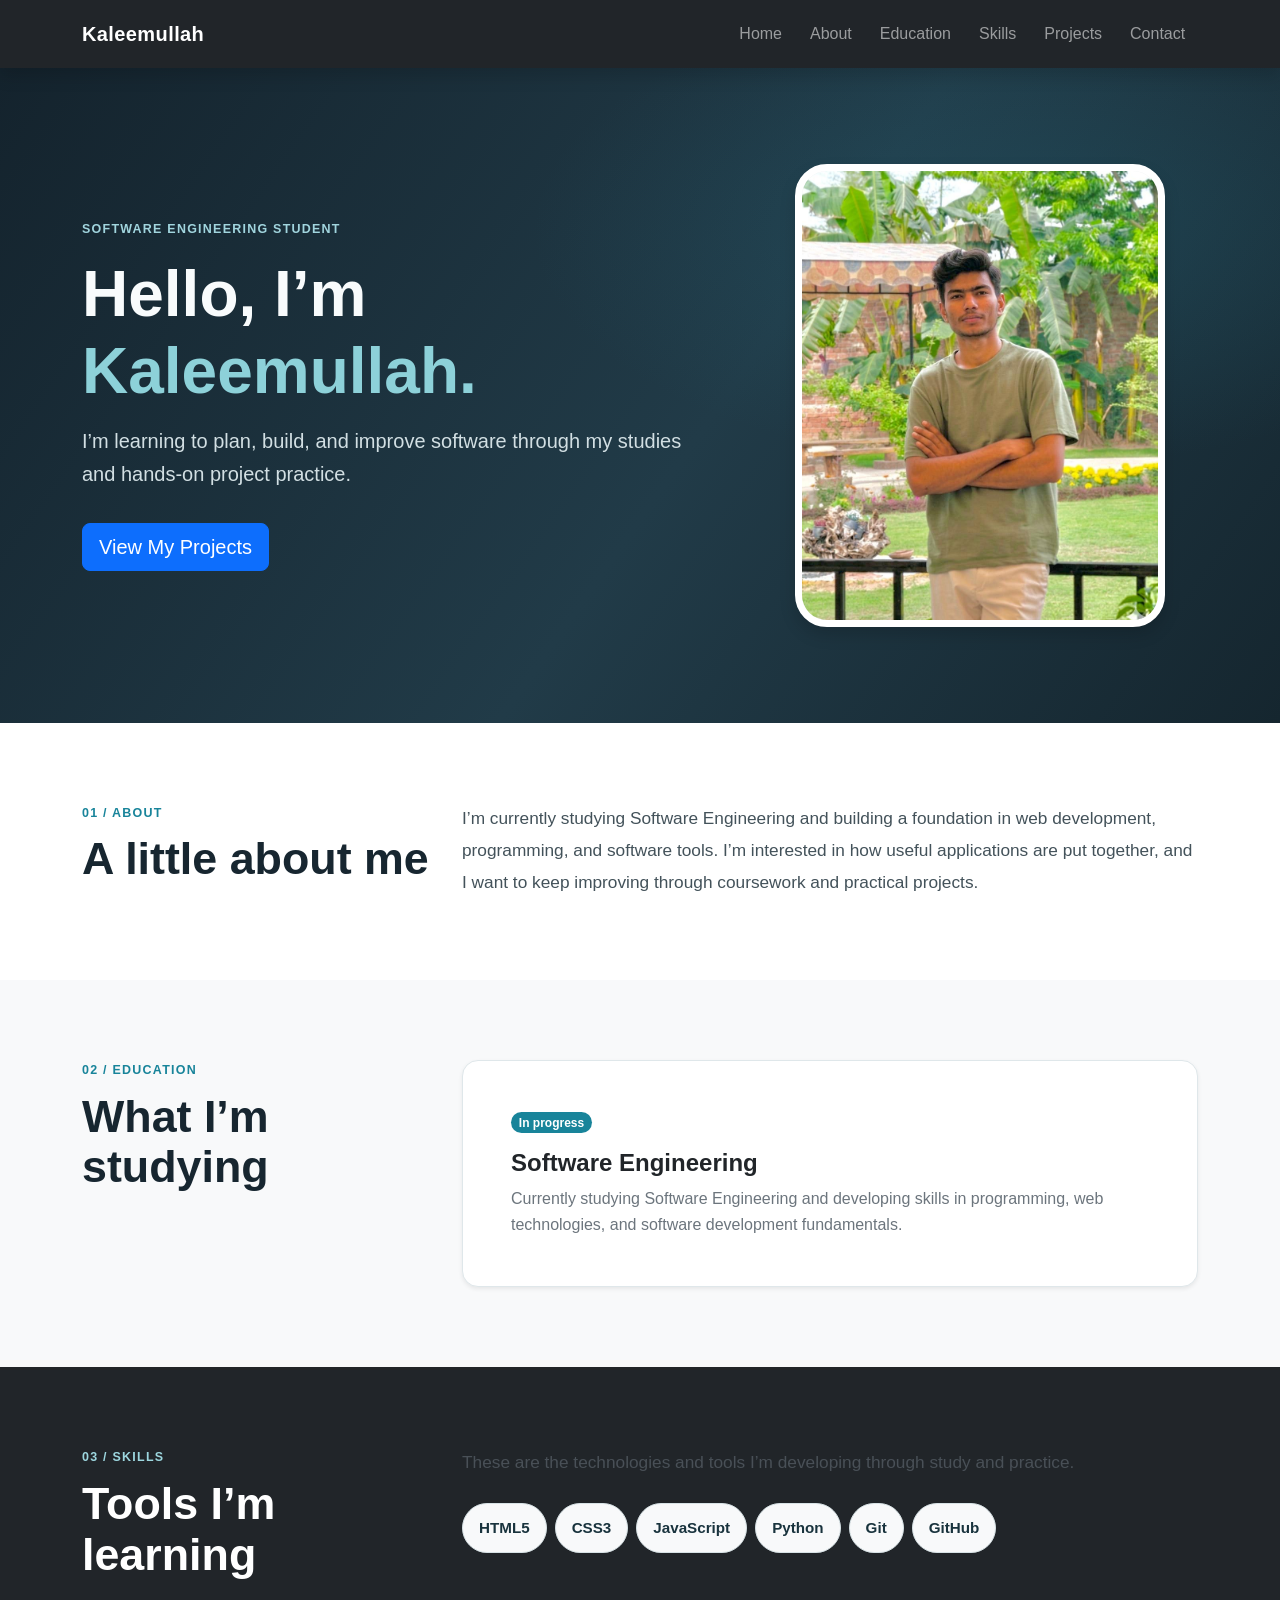
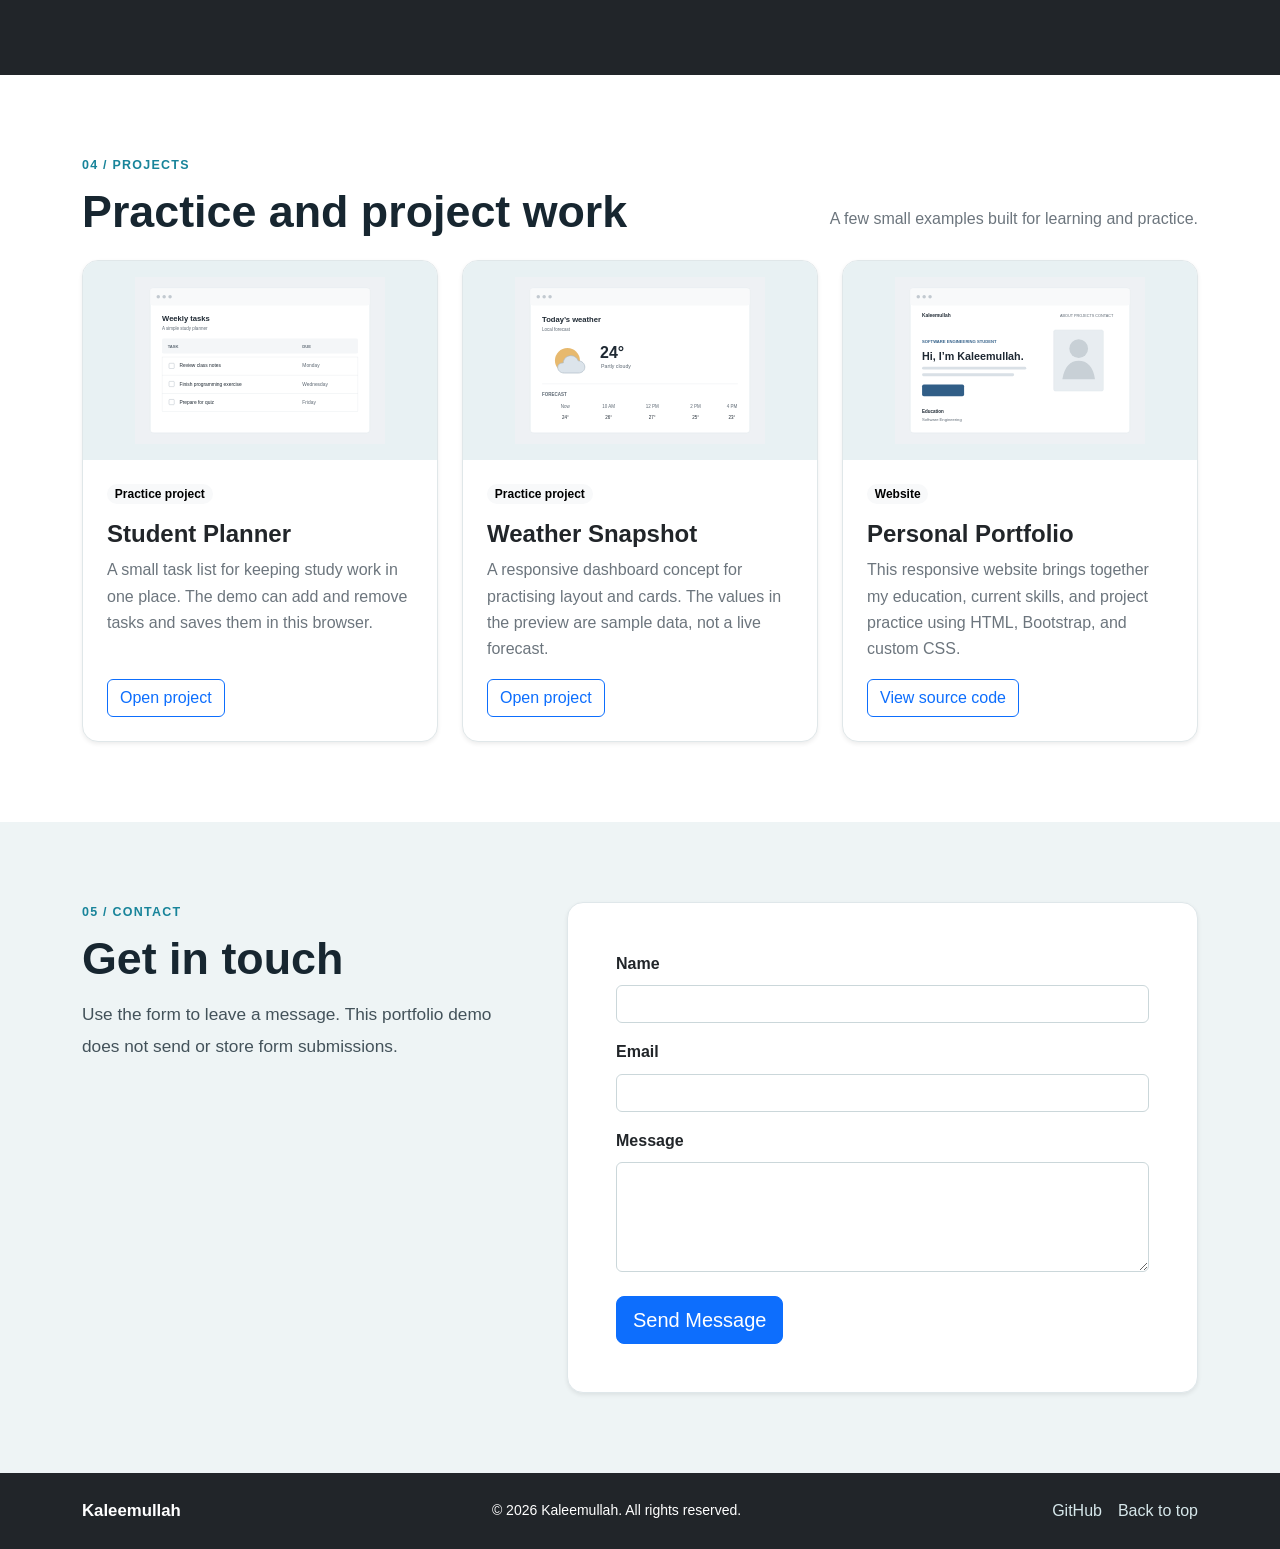
<file: index.html>
<!doctype html>
<html lang="en">
<head>
  <meta charset="utf-8">
  <meta name="viewport" content="width=device-width, initial-scale=1">
  <meta name="theme-color" content="#101820">
  <meta name="description" content="Kaleemullah's personal portfolio as a Software Engineering student.">
  <title>Kaleemullah | Software Engineering Student</title>
  <link href="https://cdn.jsdelivr.net/npm/bootstrap@5.3.8/dist/css/bootstrap.min.css" rel="stylesheet" integrity="sha384-sRIl4kxILFvY47J16cr9ZwB07vP4J8+LH7qKQnuqkuIAvNWLzeN8tE5YBujZqJLB" crossorigin="anonymous">
  <link rel="stylesheet" href="style.css">
</head>
<body>
  <header id="home">
    <nav class="navbar navbar-expand-lg navbar-dark bg-dark sticky-top shadow" aria-label="Main navigation">
      <div class="container">
        <a class="navbar-brand fw-bold" href="#home">Kaleemullah</a>
        <button class="navbar-toggler" type="button" data-bs-toggle="collapse" data-bs-target="#portfolioNav" aria-controls="portfolioNav" aria-expanded="false" aria-label="Toggle navigation">
          <span class="navbar-toggler-icon"></span>
        </button>
        <div class="collapse navbar-collapse" id="portfolioNav">
          <ul class="navbar-nav ms-auto align-items-lg-center">
            <li class="nav-item"><a class="nav-link" href="#home">Home</a></li>
            <li class="nav-item"><a class="nav-link" href="#about">About</a></li>
            <li class="nav-item"><a class="nav-link" href="#education">Education</a></li>
            <li class="nav-item"><a class="nav-link" href="#skills">Skills</a></li>
            <li class="nav-item"><a class="nav-link" href="#projects">Projects</a></li>
            <li class="nav-item"><a class="nav-link" href="#contact">Contact</a></li>
          </ul>
        </div>
      </div>
    </nav>
  </header>

  <main>
    <section class="hero-section py-5">
      <div class="container py-lg-5">
        <div class="row align-items-center g-5">
          <div class="col-lg-7 order-2 order-lg-1">
            <p class="eyebrow mb-3">Software Engineering Student</p>
            <h1 class="display-3 fw-bold mb-3">Hello, I’m<br><span class="accent-text">Kaleemullah.</span></h1>
            <p class="lead hero-copy">I’m learning to plan, build, and improve software through my studies and hands-on project practice.</p>
            <a class="btn btn-primary btn-lg mt-3 hero-button" href="#projects">View My Projects</a>
          </div>
          <div class="col-lg-5 order-1 order-lg-2 text-center">
            <img class="profile-photo shadow" src="images/kaleemullah-profile.jpg" alt="Kaleemullah standing outdoors">
          </div>
        </div>
      </div>
    </section>

    <section class="page-section bg-white" id="about">
      <div class="container">
        <div class="row align-items-center g-4">
          <div class="col-lg-4">
            <p class="eyebrow">01 / About</p>
            <h2 class="section-title">A little about me</h2>
          </div>
          <div class="col-lg-8">
            <p class="section-copy mb-0">I’m currently studying Software Engineering and building a foundation in web development, programming, and software tools. I’m interested in how useful applications are put together, and I want to keep improving through coursework and practical projects.</p>
          </div>
        </div>
      </div>
    </section>

    <section class="page-section bg-light" id="education">
      <div class="container">
        <div class="row g-4 align-items-start">
          <div class="col-lg-4">
            <p class="eyebrow">02 / Education</p>
            <h2 class="section-title">What I’m studying</h2>
          </div>
          <div class="col-lg-8">
            <article class="card info-card shadow-sm">
              <div class="card-body p-4 p-md-5">
                <span class="badge rounded-pill text-bg-primary mb-3">In progress</span>
                <h3 class="h4 fw-bold">Software Engineering</h3>
                <p class="text-secondary mb-0">Currently studying Software Engineering and developing skills in programming, web technologies, and software development fundamentals.</p>
              </div>
            </article>
          </div>
        </div>
      </div>
    </section>

    <section class="page-section bg-dark text-white" id="skills">
      <div class="container">
        <div class="row g-4">
          <div class="col-lg-4">
            <p class="eyebrow">03 / Skills</p>
            <h2 class="section-title">Tools I’m learning</h2>
          </div>
          <div class="col-lg-8">
            <p class="section-copy text-light-emphasis mb-4">These are the technologies and tools I’m developing through study and practice.</p>
            <div class="d-flex flex-wrap gap-2 skill-list" aria-label="Technical skills">
              <span class="badge rounded-pill text-bg-light p-3">HTML5</span>
              <span class="badge rounded-pill text-bg-light p-3">CSS3</span>
              <span class="badge rounded-pill text-bg-light p-3">JavaScript</span>
              <span class="badge rounded-pill text-bg-light p-3">Python</span>
              <span class="badge rounded-pill text-bg-light p-3">Git</span>
              <span class="badge rounded-pill text-bg-light p-3">GitHub</span>
            </div>
          </div>
        </div>
      </div>
    </section>

    <section class="page-section bg-white" id="projects">
      <div class="container">
        <div class="d-flex flex-column flex-md-row justify-content-between align-items-md-end gap-3 mb-4">
          <div>
            <p class="eyebrow">04 / Projects</p>
            <h2 class="section-title mb-0">Practice and project work</h2>
          </div>
          <p class="text-secondary mb-1">A few small examples built for learning and practice.</p>
        </div>
        <div class="row g-4">
          <div class="col-md-6 col-lg-4">
            <article class="card project-card h-100 shadow-sm">
              <img src="images/project-planner.svg" class="card-img-top project-image" alt="Illustration of a student task planner">
              <div class="card-body d-flex flex-column p-4">
                <span class="badge rounded-pill text-bg-light align-self-start mb-3">Practice project</span>
                <h3 class="h4 card-title fw-bold">Student Planner</h3>
                <p class="card-text text-secondary">A small task list for keeping study work in one place. The demo can add and remove tasks and saves them in this browser.</p>
                <a class="btn btn-outline-primary mt-auto align-self-start" href="projects/student-planner.html">Open project</a>
              </div>
            </article>
          </div>
          <div class="col-md-6 col-lg-4">
            <article class="card project-card h-100 shadow-sm">
              <img src="images/project-weather.svg" class="card-img-top project-image" alt="Illustration of a weather dashboard">
              <div class="card-body d-flex flex-column p-4">
                <span class="badge rounded-pill text-bg-light align-self-start mb-3">Practice project</span>
                <h3 class="h4 card-title fw-bold">Weather Snapshot</h3>
                <p class="card-text text-secondary">A responsive dashboard concept for practising layout and cards. The values in the preview are sample data, not a live forecast.</p>
                <a class="btn btn-outline-primary mt-auto align-self-start" href="projects/weather-snapshot.html">Open project</a>
              </div>
            </article>
          </div>
          <div class="col-md-6 col-lg-4">
            <article class="card project-card h-100 shadow-sm">
              <img src="images/project-portfolio.svg" class="card-img-top project-image" alt="Illustration of a portfolio website">
              <div class="card-body d-flex flex-column p-4">
                <span class="badge rounded-pill text-bg-light align-self-start mb-3">Website</span>
                <h3 class="h4 card-title fw-bold">Personal Portfolio</h3>
                <p class="card-text text-secondary">This responsive website brings together my education, current skills, and project practice using HTML, Bootstrap, and custom CSS.</p>
                <a class="btn btn-outline-primary mt-auto align-self-start" href="https://github.com/KU490-rana/my-portfolio" target="_blank" rel="noopener">View source code</a>
              </div>
            </article>
          </div>
        </div>
      </div>
    </section>

    <section class="page-section contact-section" id="contact">
      <div class="container">
        <div class="row g-5">
          <div class="col-lg-5">
            <p class="eyebrow">05 / Contact</p>
            <h2 class="section-title">Get in touch</h2>
            <p class="section-copy">Use the form to leave a message. This portfolio demo does not send or store form submissions.</p>
          </div>
          <div class="col-lg-7">
            <form id="contact-form" class="card contact-card shadow-sm p-4 p-md-5">
              <div class="mb-3">
                <label class="form-label fw-semibold" for="contact-name">Name</label>
                <input class="form-control" type="text" id="contact-name" name="name" autocomplete="name" required>
              </div>
              <div class="mb-3">
                <label class="form-label fw-semibold" for="contact-email">Email</label>
                <input class="form-control" type="email" id="contact-email" name="email" autocomplete="email" required>
              </div>
              <div class="mb-4">
                <label class="form-label fw-semibold" for="contact-message">Message</label>
                <textarea class="form-control" id="contact-message" name="message" rows="4" required></textarea>
              </div>
              <div class="alert alert-success d-none mb-3" id="form-feedback" role="status">Thanks. This demo form does not send messages yet.</div>
              <button class="btn btn-primary btn-lg align-self-start" type="submit">Send Message</button>
            </form>
          </div>
        </div>
      </div>
    </section>
  </main>

  <footer class="site-footer py-4 bg-dark text-white">
    <div class="container d-flex flex-column flex-md-row justify-content-between align-items-center gap-3">
      <a class="footer-brand" href="#home">Kaleemullah</a>
      <p class="small mb-0">© 2026 Kaleemullah. All rights reserved.</p>
      <div class="d-flex gap-3">
        <a href="https://github.com/KU490-rana/my-portfolio" target="_blank" rel="noopener">GitHub</a>
        <a href="#home">Back to top</a>
      </div>
    </div>
  </footer>

  <script src="https://cdn.jsdelivr.net/npm/bootstrap@5.3.8/dist/js/bootstrap.bundle.min.js" integrity="sha384-FKyoEForCGlyvwx9Hj09JcYn3nv7wiPVlz7YYwJrWVcXK/BmnVDxM+D2scQbITxI" crossorigin="anonymous"></script>
  <script src="script.js" defer></script>
</body>
</html>
</file>
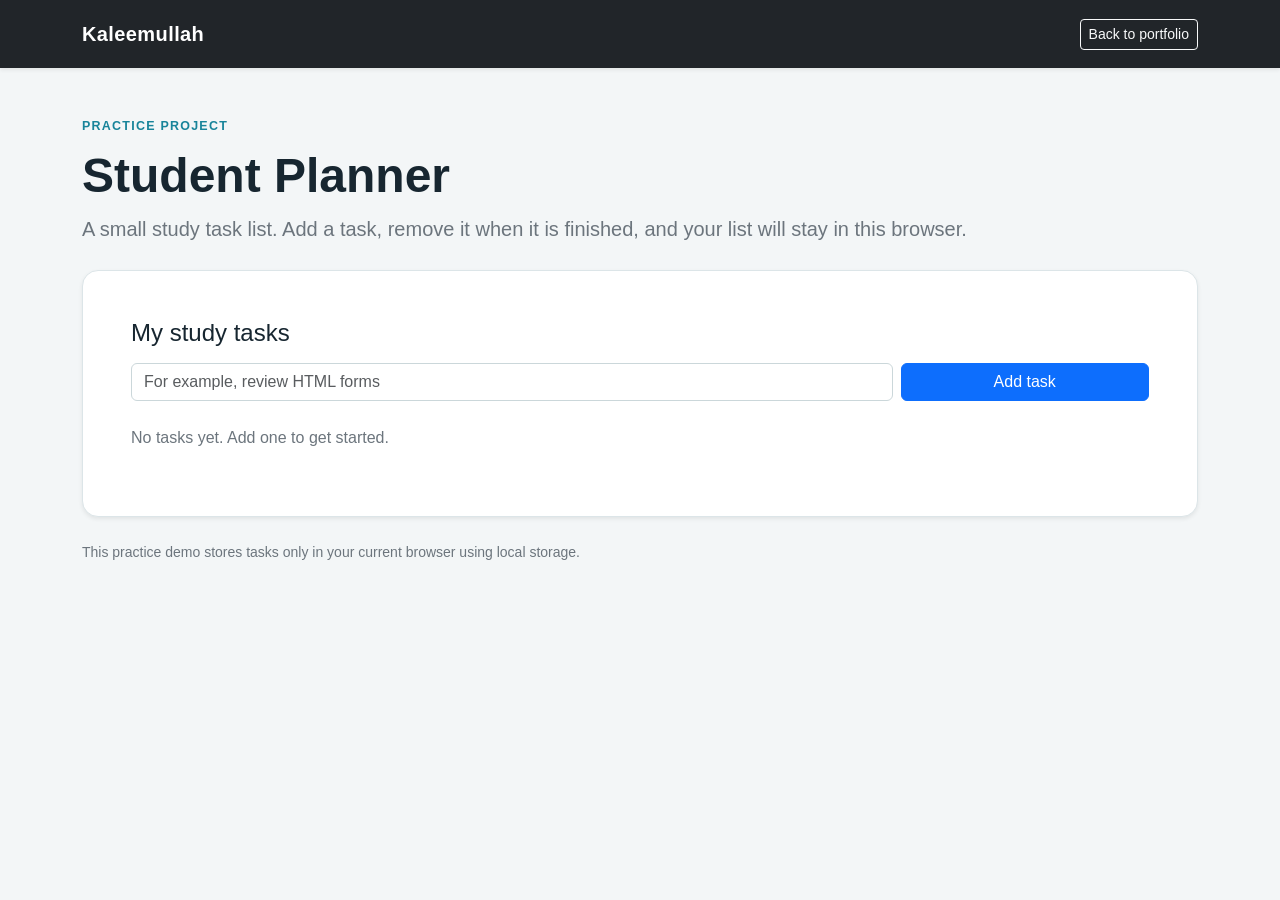
<file: projects/student-planner.html>
<!doctype html>
<html lang="en">
<head>
  <meta charset="utf-8">
  <meta name="viewport" content="width=device-width, initial-scale=1">
  <title>Student Planner | Kaleemullah</title>
  <link href="https://cdn.jsdelivr.net/npm/bootstrap@5.3.8/dist/css/bootstrap.min.css" rel="stylesheet" integrity="sha384-sRIl4kxILFvY47J16cr9ZwB07vP4J8+LH7qKQnuqkuIAvNWLzeN8tE5YBujZqJLB" crossorigin="anonymous">
  <link rel="stylesheet" href="../style.css">
</head>
<body class="project-page">
  <nav class="navbar navbar-dark bg-dark shadow-sm">
    <div class="container">
      <a class="navbar-brand fw-bold" href="../index.html#projects">Kaleemullah</a>
      <a class="btn btn-outline-light btn-sm" href="../index.html#projects">Back to portfolio</a>
    </div>
  </nav>
  <main class="container py-5">
    <p class="eyebrow">Practice project</p>
    <h1 class="display-5 fw-bold">Student Planner</h1>
    <p class="lead text-secondary mb-4">A small study task list. Add a task, remove it when it is finished, and your list will stay in this browser.</p>
    <section class="project-preview shadow-sm p-4 p-md-5" aria-labelledby="planner-heading">
      <h2 id="planner-heading" class="h4 mb-3">My study tasks</h2>
      <form id="planner-form" class="row g-2 mb-4">
        <div class="col-sm-9">
          <label class="visually-hidden" for="task-input">New study task</label>
          <input class="form-control" id="task-input" type="text" maxlength="120" placeholder="For example, review HTML forms" required>
        </div>
        <div class="col-sm-3 d-grid">
          <button class="btn btn-primary" type="submit">Add task</button>
        </div>
      </form>
      <p id="empty-message" class="text-secondary">No tasks yet. Add one to get started.</p>
      <ul id="task-list" class="list-group"></ul>
    </section>
    <p class="small text-secondary mt-4">This practice demo stores tasks only in your current browser using local storage.</p>
  </main>
  <script src="../js/planner.js" defer></script>
</body>
</html>
</file>
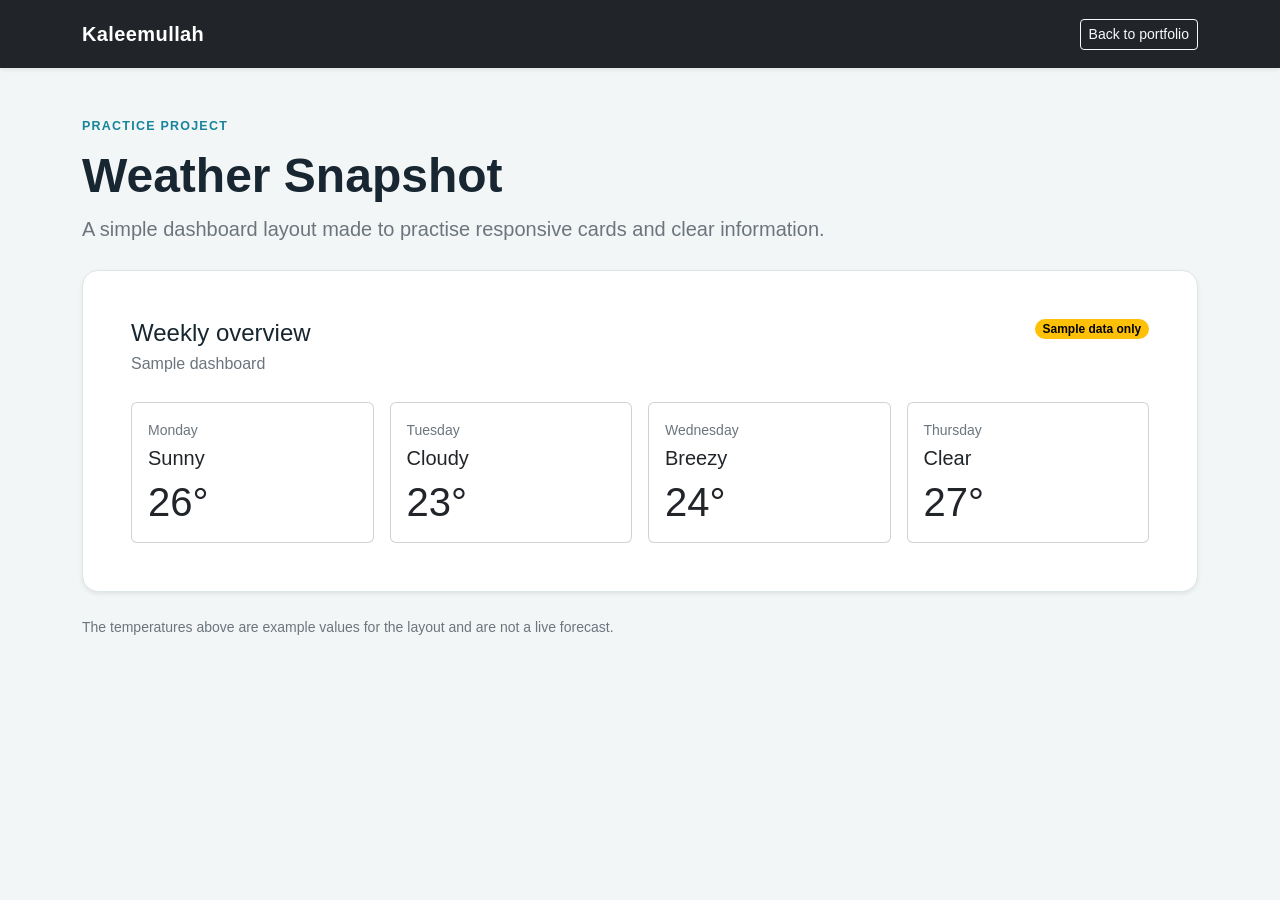
<file: projects/weather-snapshot.html>
<!doctype html>
<html lang="en">
<head>
  <meta charset="utf-8">
  <meta name="viewport" content="width=device-width, initial-scale=1">
  <title>Weather Snapshot | Kaleemullah</title>
  <link href="https://cdn.jsdelivr.net/npm/bootstrap@5.3.8/dist/css/bootstrap.min.css" rel="stylesheet" integrity="sha384-sRIl4kxILFvY47J16cr9ZwB07vP4J8+LH7qKQnuqkuIAvNWLzeN8tE5YBujZqJLB" crossorigin="anonymous">
  <link rel="stylesheet" href="../style.css">
</head>
<body class="project-page">
  <nav class="navbar navbar-dark bg-dark shadow-sm">
    <div class="container">
      <a class="navbar-brand fw-bold" href="../index.html#projects">Kaleemullah</a>
      <a class="btn btn-outline-light btn-sm" href="../index.html#projects">Back to portfolio</a>
    </div>
  </nav>
  <main class="container py-5">
    <p class="eyebrow">Practice project</p>
    <h1 class="display-5 fw-bold">Weather Snapshot</h1>
    <p class="lead text-secondary mb-4">A simple dashboard layout made to practise responsive cards and clear information.</p>
    <section class="project-preview shadow-sm p-4 p-md-5" aria-labelledby="weather-heading">
      <div class="d-flex flex-wrap justify-content-between align-items-start gap-3 mb-4">
        <div>
          <h2 id="weather-heading" class="h4 mb-1">Weekly overview</h2>
          <p class="text-secondary mb-0">Sample dashboard</p>
        </div>
        <span class="badge rounded-pill text-bg-warning">Sample data only</span>
      </div>
      <div class="row g-3">
        <div class="col-6 col-lg-3"><article class="card h-100"><div class="card-body"><p class="small text-secondary mb-1">Monday</p><h3 class="h5">Sunny</h3><p class="display-6 mb-0">26°</p></div></article></div>
        <div class="col-6 col-lg-3"><article class="card h-100"><div class="card-body"><p class="small text-secondary mb-1">Tuesday</p><h3 class="h5">Cloudy</h3><p class="display-6 mb-0">23°</p></div></article></div>
        <div class="col-6 col-lg-3"><article class="card h-100"><div class="card-body"><p class="small text-secondary mb-1">Wednesday</p><h3 class="h5">Breezy</h3><p class="display-6 mb-0">24°</p></div></article></div>
        <div class="col-6 col-lg-3"><article class="card h-100"><div class="card-body"><p class="small text-secondary mb-1">Thursday</p><h3 class="h5">Clear</h3><p class="display-6 mb-0">27°</p></div></article></div>
      </div>
    </section>
    <p class="small text-secondary mt-4">The temperatures above are example values for the layout and are not a live forecast.</p>
  </main>
</body>
</html>
</file>
<file: style.css>
:root {
  --ink: #172630;
  --muted: #65737c;
  --accent: #18849a;
  --accent-dark: #116879;
  --bs-primary: #18849a;
  --bs-primary-rgb: 24, 132, 154;
}

* {
  box-sizing: border-box;
}

html {
  scroll-behavior: smooth;
  scroll-padding-top: 76px;
}

body {
  margin: 0;
  color: var(--ink);
  background: #fff;
  font-family: Arial, Helvetica, sans-serif;
  line-height: 1.65;
}

section {
  scroll-margin-top: 76px;
}

.navbar {
  min-height: 68px;
}

.navbar-brand {
  letter-spacing: .02em;
}

.nav-link {
  margin-left: .15rem;
  padding-inline: .8rem !important;
  border-radius: .45rem;
  transition: color .2s ease, background-color .2s ease;
}

.nav-link:hover,
.nav-link:focus-visible {
  color: #fff !important;
  background-color: #ffffff18;
}

.hero-section {
  min-height: 560px;
  display: flex;
  align-items: center;
  color: #f8fbfc;
  background:
    radial-gradient(ellipse at 80% 25%, #24647754 0, transparent 34%),
    linear-gradient(125deg, #14232d, #213b48 55%, #15262f);
}

.hero-section .container {
  position: relative;
}

.eyebrow {
  margin-bottom: .65rem;
  color: var(--accent);
  font-size: .78rem;
  font-weight: 700;
  letter-spacing: .1em;
  text-transform: uppercase;
}

.hero-section .eyebrow {
  color: #a1d5de;
}

.accent-text {
  color: #8dd1d9;
}

.hero-copy {
  max-width: 600px;
  color: #d2dfe3;
}

.profile-photo {
  width: min(100%, 370px);
  aspect-ratio: 4 / 5;
  border: 7px solid #ffffff;
  border-radius: 2rem;
  background: #f1f4f4;
  object-fit: cover;
  object-position: center 25%;
  transition: transform .25s ease, box-shadow .25s ease;
}

.profile-photo:hover {
  transform: translateY(-4px) rotate(.5deg);
  box-shadow: 0 1.5rem 3rem #0005 !important;
}

.hero-button,
.btn-outline-primary {
  transition: transform .2s ease, background-color .2s ease, box-shadow .2s ease;
}

.hero-button:hover,
.btn-outline-primary:hover {
  transform: translateY(-2px);
  box-shadow: 0 .5rem 1.2rem #0b58634a;
}

.page-section {
  padding: 5rem 0;
}

.section-title {
  margin-bottom: 1rem;
  color: var(--ink);
  font-size: clamp(2rem, 4vw, 2.8rem);
  font-weight: 700;
  line-height: 1.12;
}

.section-copy {
  color: #43525a;
  font-size: 1.08rem;
  line-height: 1.85;
}

.info-card,
.contact-card {
  border: 1px solid #dfe7ea;
  border-radius: 1rem;
}

.skill-list .badge {
  color: #19333d !important;
  font-size: .95rem;
  font-weight: 600;
  border: 1px solid #d7e2e5;
}

#skills .section-title {
  color: #fff;
}

#skills .eyebrow {
  color: #9dd7df;
}

.project-card {
  overflow: hidden;
  border: 1px solid #e0e7e9;
  border-radius: 1rem;
  transition: transform .22s ease, box-shadow .22s ease, border-color .22s ease;
}

.project-card:hover {
  transform: translateY(-5px);
  border-color: #b8dce2;
  box-shadow: 0 1rem 2rem #213b481a !important;
}

.project-image {
  width: 100%;
  aspect-ratio: 16 / 9;
  padding: 1rem;
  background: #e8f1f3;
  object-fit: contain;
}

.contact-section {
  background: #eef4f5;
}

.contact-card {
  background: #fff;
}

.form-control {
  border-color: #cbd7da;
}

.form-control:focus {
  border-color: #54a8b5;
  box-shadow: 0 0 0 .2rem #18849a26;
}

.site-footer a {
  color: #d6e7ea;
  text-decoration: none;
  transition: color .2s ease;
}

.site-footer a:hover {
  color: #8dd1d9;
}

.footer-brand {
  color: #fff !important;
  font-size: 1.05rem;
  font-weight: 700;
}

.project-page {
  min-height: 100vh;
  background: #f3f6f7;
}

.project-preview {
  border: 1px solid #dce5e8;
  border-radius: 1rem;
  background: #fff;
}

@media (max-width: 767.98px) {
  .hero-section {
    min-height: auto;
    text-align: center;
  }

  .profile-photo {
    width: min(82vw, 320px);
  }

  .page-section {
    padding: 3.5rem 0;
  }

  .hero-section .display-3 {
    font-size: clamp(2.8rem, 13vw, 4.4rem);
  }
}

@media (prefers-reduced-motion: reduce) {
  *,
  *::before,
  *::after {
    scroll-behavior: auto !important;
    transition-duration: .01ms !important;
    animation-duration: .01ms !important;
    animation-iteration-count: 1 !important;
  }
}
</file>
